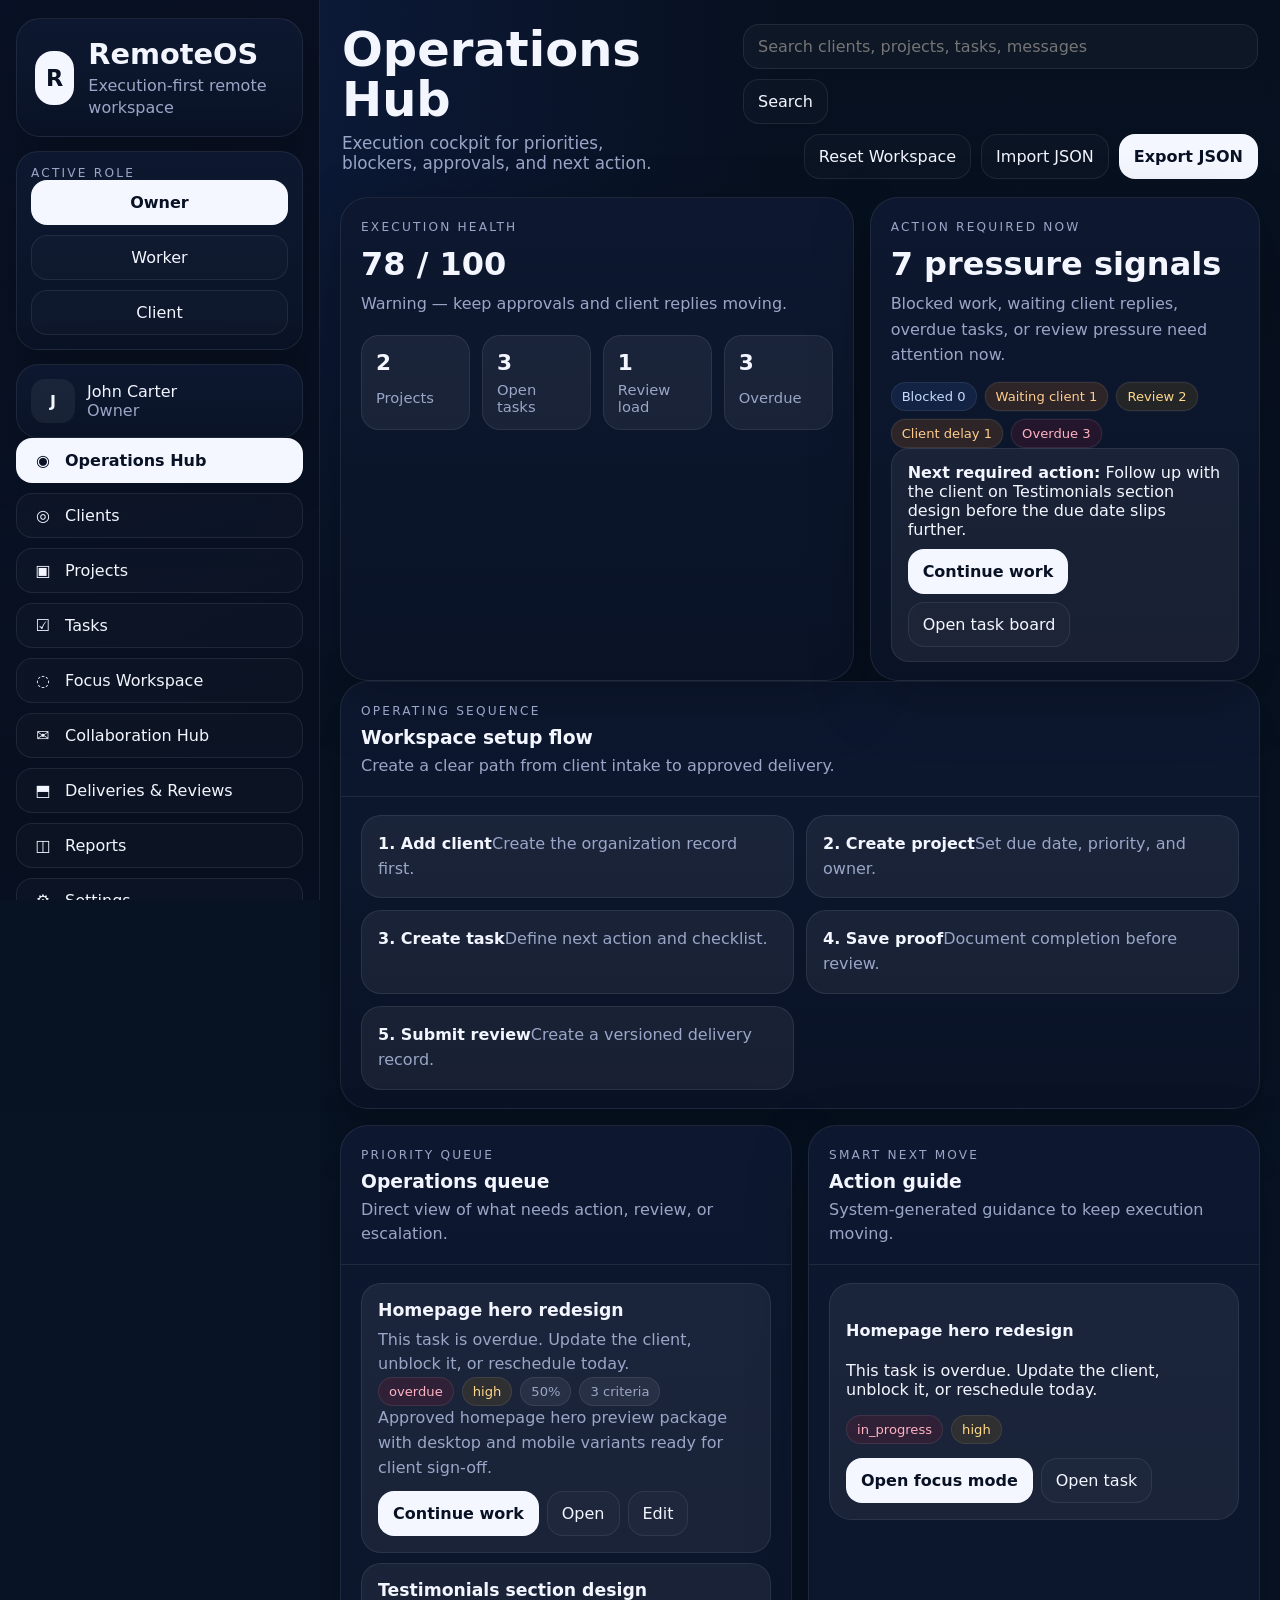
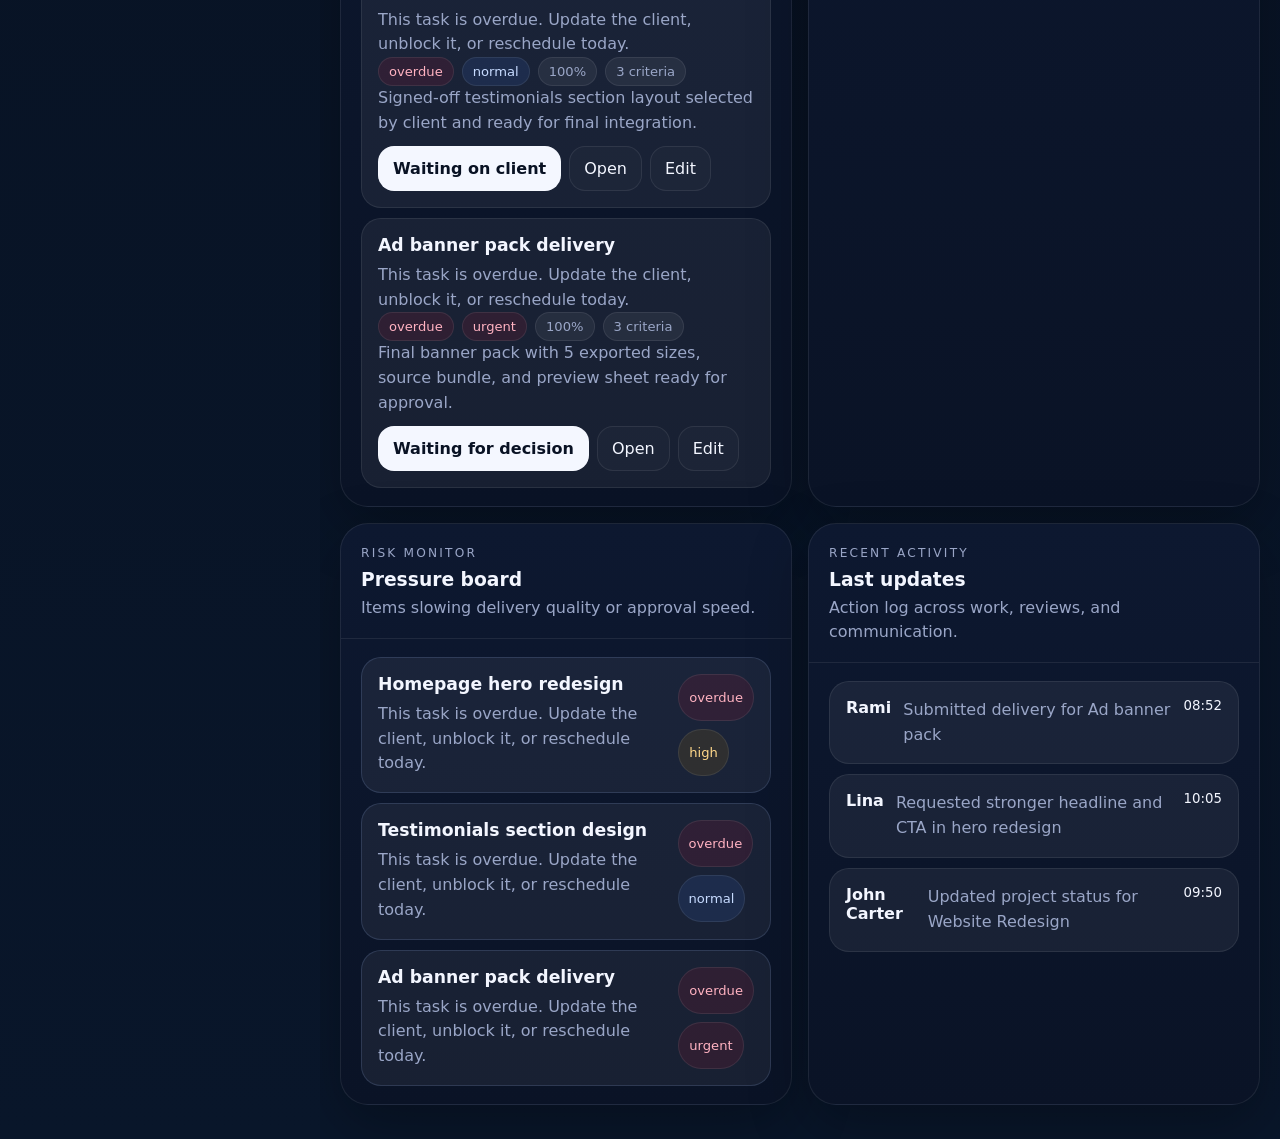
<file: index.html>
<!DOCTYPE html>
<html lang="en">
<head>
  <meta charset="UTF-8" />
  <meta name="viewport" content="width=device-width, initial-scale=1.0" />
  <title>RemoteOS</title>
  <link rel="icon" href="data:," />
  <link rel="alternate icon" href="assets/favicon.svg" type="image/svg+xml" />
  <link rel="stylesheet" href="assets/css/styles.css" />
</head>
<body>
  <div class="app-shell">
    <aside class="sidebar">
      <div class="brand-card">
        <div class="brand-icon">R</div>
        <div><h1>RemoteOS</h1><p>Execution-first remote workspace</p></div>
      </div>
      <section class="side-block">
        <div class="block-label">Active Role</div>
        <div class="role-switches">
          <button class="role-btn" data-role="owner">Owner</button>
          <button class="role-btn" data-role="worker">Worker</button>
          <button class="role-btn" data-role="client">Client</button>
        </div>
      </section>
      <section class="side-block profile-card">
        <div class="avatar">J</div>
        <div><div id="profileName" class="profile-name">John Carter</div><div id="profileRole" class="profile-role">Owner</div></div>
      </section>
      <nav class="nav-block" id="mainNav"></nav>
      <section class="side-block promise">
        <div class="block-label">System Promise</div>
        <h3>Know what matters in 10 seconds</h3>
        <p>Tasks, feedback, review state, blockers, and next action stay inside one offline system.</p>
      </section>
    </aside>
    <main class="main">
      <header class="topbar">
        <div><h2 id="pageTitle">Operations Hub</h2><p id="pageSubtitle">Clear priorities, live status, and next action.</p></div>
        <div class="topbar-actions">
          <div class="search-box">
            <input id="searchInput" type="text" placeholder="Search clients, projects, tasks, messages" />
            <button id="searchBtn" class="ghost-btn">Search</button>
          </div>
          <button id="resetDemoBtn" class="ghost-btn">Reset Workspace</button>
          <button id="importBtn" class="ghost-btn">Import JSON</button>
          <button id="exportBtn" class="primary-btn">Export JSON</button>
        </div>
      </header>
      <section id="searchResults" class="search-results hidden"></section>
      <section id="toast" class="toast hidden"></section>
      <div id="view-root"></div>
    </main>
  </div>
  <input id="importFileInput" type="file" accept="application/json" class="hidden" />
  <script src="assets/js/app.js"></script>
</body>
</html>
</file>
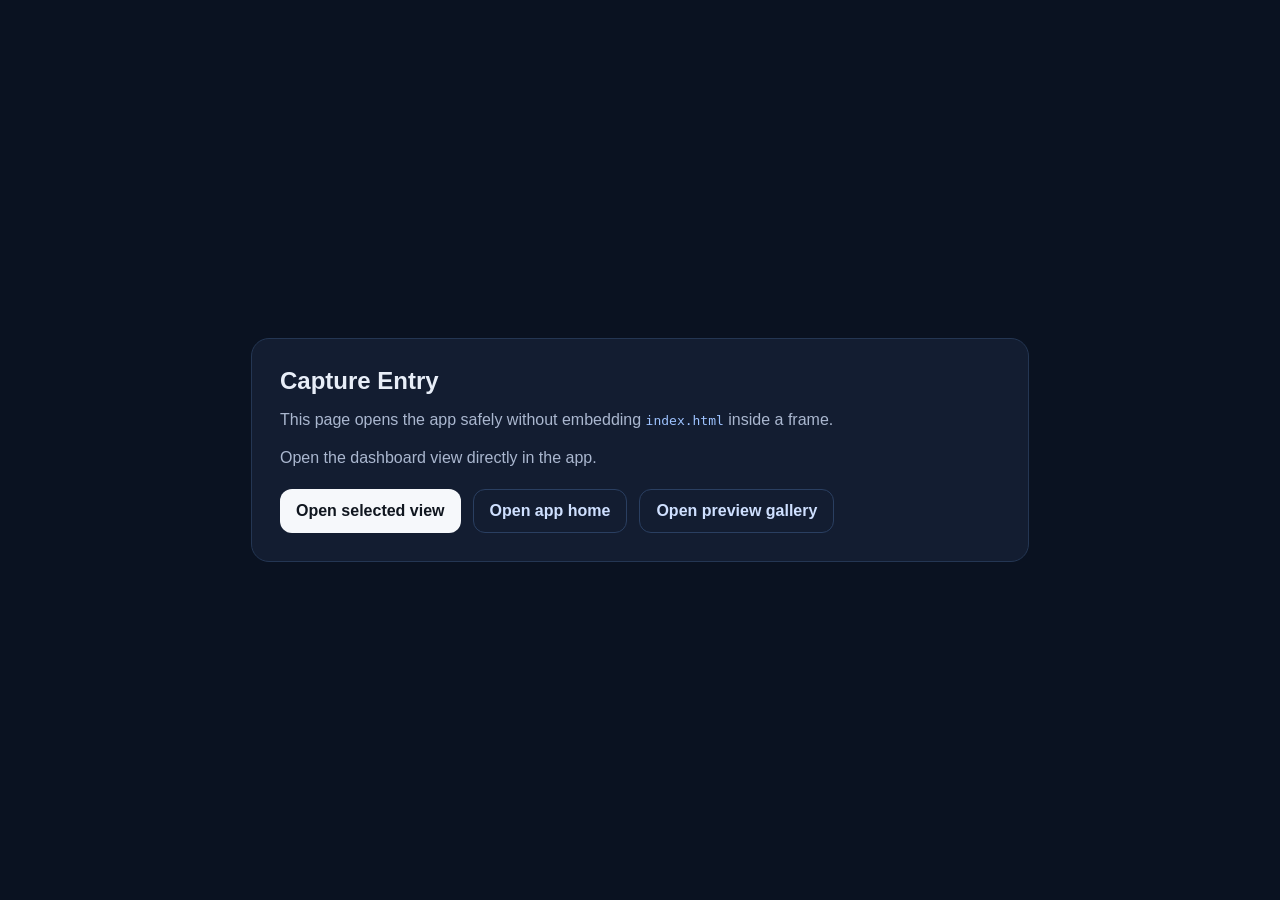
<file: preview/capture.html>
<!DOCTYPE html>
<html lang="en">
<head>
  <meta charset="UTF-8">
  <meta name="viewport" content="width=device-width, initial-scale=1.0">
  <title>RemoteOS  Capture</title>
  <link rel="icon" href="data:," />
  <style>
    body{margin:0;font-family:Arial,Helvetica,sans-serif;background:#0a1221;color:#e8eef8;min-height:100vh;display:flex;align-items:center;justify-content:center;padding:24px;box-sizing:border-box}
    .card{max-width:720px;width:100%;background:#131d31;border:1px solid #243653;border-radius:18px;padding:28px}
    h1,p{margin:0 0 12px}
    p{color:#aab7cf;line-height:1.6}
    .actions{display:flex;gap:12px;flex-wrap:wrap;margin-top:18px}
    a{display:inline-flex;align-items:center;justify-content:center;padding:12px 16px;border-radius:12px;text-decoration:none;font-weight:600}
    .primary{background:#f6f8fb;color:#10161f}
    .ghost{border:1px solid #2a3f61;color:#cfe0ff;background:transparent}
    code{color:#9ec3ff}
  </style>
</head>
<body>
  <section class="card">
    <h1>Capture Entry</h1>
    <p>This page opens the app safely without embedding <code>index.html</code> inside a frame.</p>
    <p id="captureMessage">Open the selected view directly in the app.</p>
    <div class="actions">
      <a id="openSelected" class="primary" href="../index.html">Open selected view</a>
      <a class="ghost" href="../index.html">Open app home</a>
      <a class="ghost" href="./index.html">Open preview gallery</a>
    </div>
  </section>
  <script>
    const params = new URLSearchParams(location.search);
    const targetView = params.get('view') || 'dashboard';
    const openSelected = document.getElementById('openSelected');
    const captureMessage = document.getElementById('captureMessage');
    if(location.protocol === 'file:') {
      openSelected.removeAttribute('href');
      openSelected.setAttribute('aria-disabled', 'true');
      openSelected.style.pointerEvents = 'none';
      openSelected.style.opacity = '0.55';
      captureMessage.textContent = 'Preview capture is disabled in direct desktop mode to prevent local self-load issues.';
    } else {
      openSelected.href = `../index.html#${targetView}`;
      captureMessage.textContent = `Open the ${targetView} view directly in the app.`;
    }
  </script>
</body>
</html>
</file>
<file: assets/css/styles.css>
:root{
  --bg:#07101f;
  --bg2:#09162a;
  --panel:#0d1830;
  --panel2:#0a1326;
  --line:rgba(255,255,255,.08);
  --text:#f3f6ff;
  --muted:#9aa6c7;
  --accent:#f4f7ff;
  --accent-text:#091224;
  --chip:rgba(255,255,255,.06);
  --shadow:0 20px 60px rgba(0,0,0,.28);
}
body[data-theme="light"]{
  --bg:#e7edf8;
  --bg2:#f4f7fc;
  --panel:#ffffff;
  --panel2:#eef3fb;
  --line:rgba(14,30,58,.12);
  --text:#10203d;
  --muted:#5e6f8d;
  --accent:#10203d;
  --accent-text:#ffffff;
  --chip:rgba(16,32,61,.06);
  --shadow:0 16px 40px rgba(22,38,68,.12);
}
*{box-sizing:border-box}
html,body{margin:0;padding:0;min-height:100%}
body{font-family:Inter,system-ui,-apple-system,Segoe UI,Roboto,Arial,sans-serif;background:radial-gradient(circle at top left, rgba(51,102,255,.18), transparent 26%),linear-gradient(180deg,var(--bg) 0%,var(--bg2) 100%);color:var(--text)}
button,input,textarea,select{font:inherit}
button{cursor:pointer}
.hidden{display:none!important}
.app-shell{display:grid;grid-template-columns:320px 1fr;min-height:100vh}
.sidebar{padding:18px 16px;border-right:1px solid var(--line);background:linear-gradient(180deg,rgba(8,15,30,.82),rgba(8,15,30,.58));position:sticky;top:0;height:100vh;overflow:auto}
body[data-theme="light"] .sidebar{background:linear-gradient(180deg,rgba(255,255,255,.9),rgba(248,250,255,.75))}
.main{padding:18px 20px 34px;min-height:100vh;overflow:auto}
.brand-card,.side-block,.panel,.hero-card,.smart-card{background:linear-gradient(180deg,var(--panel),var(--panel2));border:1px solid var(--line);box-shadow:var(--shadow)}
.brand-card{display:flex;gap:14px;align-items:center;padding:18px;border-radius:24px}
.brand-card h1{margin:0;font-size:1.8rem}
.brand-card p{margin:4px 0 0;color:var(--muted);line-height:1.35}
.brand-icon{width:54px;height:54px;border-radius:18px;background:var(--accent);color:var(--accent-text);display:grid;place-items:center;font-weight:800;font-size:1.4rem}
.side-block{margin-top:14px;padding:14px;border-radius:22px}
.block-label,.eyebrow{font-size:.76rem;letter-spacing:.18em;text-transform:uppercase;color:var(--muted)}
.role-switches,.nav-block,.stack,.form-stack{display:grid;gap:10px}
.role-btn,.ghost-btn,.primary-btn,.nav-btn,.list-button{border:1px solid var(--line);background:rgba(255,255,255,.02);color:var(--text);border-radius:16px;padding:12px 14px;transition:.15s ease}
body[data-theme="light"] .role-btn,body[data-theme="light"] .ghost-btn,body[data-theme="light"] .nav-btn,body[data-theme="light"] .list-button{background:rgba(17,29,52,.02)}
.role-btn:hover,.ghost-btn:hover,.nav-btn:hover,.list-button:hover{transform:translateY(-1px);border-color:rgba(122,145,197,.35)}
.primary-btn{background:var(--accent);color:var(--accent-text);font-weight:700}
.role-btn.active,.nav-btn.active,.list-button.active{background:var(--accent);color:var(--accent-text);font-weight:700}
.profile-card{display:flex;align-items:center;gap:12px}.avatar{width:44px;height:44px;border-radius:14px;background:var(--chip);display:grid;place-items:center;font-weight:800}.profile-role{color:var(--muted)}
.nav-btn{display:flex;align-items:center;gap:10px;text-align:left}.nav-icon{width:24px;text-align:center}
.promise h3{margin:8px 0 10px;font-size:1.1rem}.promise p{margin:0;color:var(--muted);line-height:1.6}
.topbar{display:flex;justify-content:space-between;gap:18px;align-items:flex-start;padding:6px 2px 18px}.topbar h2{margin:0;font-size:3rem;line-height:1.05}.topbar p{margin:8px 0 0;color:var(--muted);font-size:1.05rem;max-width:700px}
.topbar-actions{display:flex;gap:10px;flex-wrap:wrap;justify-content:flex-end}.search-box{display:flex;gap:10px;flex-wrap:wrap}.search-box input,.field,.area,.select{min-width:0;width:100%;padding:12px 14px;border-radius:16px;border:1px solid var(--line);background:rgba(255,255,255,.03);color:var(--text);outline:none}
.search-box input{min-width:420px}.area{min-height:118px;resize:vertical}
.field.invalid-field,.area.invalid-field,.select.invalid-field{border-color:rgba(214,72,98,.92)!important;box-shadow:0 0 0 1px rgba(214,72,98,.24)}
.panel{border-radius:28px;overflow:hidden}.compact-panel{padding:14px;border-radius:20px}
.panel-head,.panel-body{padding:18px 20px}.panel-head{display:flex;justify-content:space-between;gap:14px;align-items:flex-start;border-bottom:1px solid var(--line)}.panel-head h3{margin:8px 0 0}.panel-head p{margin:6px 0 0;color:var(--muted);line-height:1.5}.border-top{border-top:1px solid var(--line)}
.hero-grid,.dashboard-grid,.content-grid,.workspace-grid{display:grid;gap:16px}.hero-grid{grid-template-columns:1.25fr .95fr}.dashboard-grid,.content-grid.two-col{grid-template-columns:1fr 1fr}.lower-grid{margin-top:16px}.workspace-grid{grid-template-columns:280px minmax(0,1fr) 300px}.chat-layout{grid-template-columns:290px minmax(0,1fr)}
.hero-card,.smart-card{border-radius:28px}.hero-card h3,.smart-card h3,.project-hero h3,.focus-hero h3{margin:10px 0 8px;font-size:2rem}.hero-card p,.smart-card p,.project-hero p,.focus-hero p{margin:0;color:var(--muted);line-height:1.6}
.kpi-strip{display:grid;grid-template-columns:repeat(4,1fr);gap:12px;margin-top:18px}.project-kpis{margin-top:0}.kpi{padding:14px;border-radius:18px;background:var(--chip);border:1px solid var(--line);display:grid;gap:6px}.kpi strong{font-size:1.35rem}.kpi span{color:var(--muted);font-size:.92rem}
.badges,.inline-actions{display:flex;gap:8px;flex-wrap:wrap}.badge,.muted-chip{display:inline-flex;align-items:center;padding:6px 10px;border-radius:999px;border:1px solid var(--line);font-size:.82rem}.muted-chip{background:var(--chip);color:var(--muted)}
.tone-green{background:rgba(18,113,73,.16);color:#7ce6b5}.tone-red{background:rgba(148,27,53,.18);color:#ffb2c1}.tone-gold{background:rgba(145,107,19,.18);color:#ffd88a}.tone-purple{background:rgba(106,62,174,.18);color:#ddc2ff}.tone-blue{background:rgba(54,95,179,.18);color:#c7dbff}
.info-band{padding:14px 16px;border-radius:18px;background:var(--chip);border:1px solid var(--line);color:var(--text)}
.task-card,.delivery-row,.activity-row,.risk-row,.entity-row,.mini-card,.timeline-row,.message{padding:16px;border-radius:20px;background:var(--chip);border:1px solid var(--line)}
.tasks-page{display:grid;gap:14px}
.tasks-board-panel .panel-head{padding-bottom:14px}
.tasks-board-panel .panel-body{display:grid;gap:12px}
.tasks-support-grid{display:grid;grid-template-columns:minmax(0,1.15fr) minmax(320px,.85fr);gap:16px;align-items:start}
.tasks-summary-panel .grid-columns{grid-template-columns:repeat(4,minmax(0,1fr))}
.task-spotlight .inline-actions{margin-top:4px}
.task-create-panel .panel-head{padding-bottom:14px}
.task-create-panel .panel-head h3{font-size:1.35rem}
.task-create-panel .panel-body{padding-top:16px}
.task-create-form{display:grid;gap:10px}
.task-create-form .area{min-height:90px}
.task-create-meta{display:grid;grid-template-columns:1fr 1fr 1fr;gap:10px}
.kanban-board{display:grid;grid-template-columns:repeat(4,minmax(0,1fr));gap:12px;align-items:start}
.kanban-column{display:flex;flex-direction:column;gap:10px;min-width:0;padding:8px;border-radius:22px;background:rgba(255,255,255,.02);border:1px solid var(--line)}
.kanban-column-head{display:flex;justify-content:space-between;gap:10px;align-items:flex-start;min-width:0}
.kanban-column-head>div{min-width:0}
.kanban-column-head .muted-chip{flex-shrink:0}
.kanban-column-head p,.kanban-card p,.kanban-card small{margin:6px 0 0;color:var(--muted);line-height:1.55;word-break:normal;overflow-wrap:break-word}
.kanban-dropzone{min-height:220px;display:flex;flex-direction:column;gap:8px;align-items:stretch;padding:2px;border-radius:18px;min-width:0;transition:border-color .16s ease, background .16s ease, transform .16s ease}
.kanban-card{position:relative;display:flex;flex-direction:column;gap:8px;min-width:0;width:100%;padding:13px 12px;border-radius:18px;background:var(--chip);border:1px solid var(--line);overflow:hidden;transition:transform .16s ease, border-color .16s ease, box-shadow .16s ease, opacity .16s ease}
.kanban-card>*{min-width:0}
.kanban-card-top{display:flex;gap:8px;align-items:flex-start;min-width:0}
.kanban-card-top h4{flex:1 1 auto;min-width:0}
.kanban-card h4{margin:0;font-size:1rem;line-height:1.4;word-break:normal;overflow-wrap:normal;hyphens:none;display:-webkit-box;-webkit-line-clamp:2;-webkit-box-orient:vertical;overflow:hidden}
.kanban-card-badges{gap:6px;margin-top:2px}
.kanban-card-badges .badge{padding:5px 9px;font-size:.76rem}
.kanban-card-summary{min-height:1.5em;font-size:.93rem;line-height:1.5;display:-webkit-box;-webkit-line-clamp:1;-webkit-box-orient:vertical;overflow:hidden}
.kanban-card .badges,.kanban-card .inline-actions{width:100%;align-items:flex-start}
.kanban-card .compact-actions{margin-top:3px}
.kanban-card-actions{justify-content:space-between;gap:8px}
.kanban-card .primary-btn{flex:1 1 auto;max-width:100%;white-space:nowrap;padding:8px 11px;font-size:.84rem;border-radius:13px}
.kanban-card .ghost-btn{flex:0 0 auto;max-width:100%;white-space:nowrap;padding:7px 10px;font-size:.78rem;border-radius:13px;opacity:.9}
.tasks-board-panel .info-band{padding:10px 12px;background:rgba(255,255,255,.03);border-color:rgba(255,255,255,.06)}
.tasks-board-panel .info-band .inline-actions{margin-top:8px!important}
.kanban-card[draggable="true"]{cursor:grab}
.kanban-card.dragging{opacity:.42;transform:scale(.985);box-shadow:none}
body.drag-active .kanban-card:not(.dragging){transform:none}
.kanban-dropzone.drop-ready{border:1px dashed rgba(122,145,197,.32);background:rgba(255,255,255,.015)}
.kanban-dropzone.drop-active{background:rgba(122,145,197,.08);border:1px solid rgba(122,145,197,.45);transform:translateY(-1px)}
.kanban-empty{display:flex;align-items:center;justify-content:center;min-height:120px;padding:18px 14px;border-radius:16px;border:1px dashed var(--line);color:var(--muted);text-align:center;line-height:1.5}
.task-card h4,.delivery-row h4,.risk-row h4,.entity-row h4{margin:0 0 8px;font-size:1.08rem}.task-card p,.delivery-row p,.risk-row p,.entity-row p,.mini-card span,.activity-row span,.timeline-row span{margin:0;color:var(--muted);line-height:1.55}
.task-card-main,.task-meta-row,.risk-row,.report-row,.activity-row,.timeline-row,.project-hero,.focus-summary,.message small{display:flex;justify-content:space-between;gap:12px}.task-card-main{align-items:flex-start}.task-actions{display:flex;gap:8px}.task-meta-row{flex-wrap:wrap;color:var(--muted);font-size:.94rem;margin-top:12px;padding-top:12px;border-top:1px solid var(--line)}
.list-button{display:grid;gap:6px;text-align:left;width:100%}.side-panel .panel-body{padding-top:16px}.main-panel{min-width:0}
.project-hero,.focus-hero{display:grid;gap:16px}.focus-summary{grid-template-columns:repeat(3,1fr)}
.check-row{display:flex;gap:12px;align-items:flex-start;padding:12px 14px;border-radius:16px;border:1px solid var(--line);background:var(--chip)}
.check-row input{margin-top:2px}
.messages-stack{max-height:560px;overflow:auto}.message.mine{background:var(--accent);color:var(--accent-text)}.message.mine .message-body,.message.mine small{color:var(--accent-text)}.message-body{line-height:1.6}.message small{display:block;margin-top:8px;color:var(--muted)}
.inline-form,.compact-form{display:grid;gap:10px}.compact-form{grid-template-columns:1.2fr 1fr 1fr 1fr 1.5fr auto}.grid-columns{display:grid;gap:12px;grid-template-columns:repeat(2,1fr)}
.report-row{align-items:center;padding:14px 16px;border-radius:18px;background:var(--chip);border:1px solid var(--line)}
.empty-state{padding:28px;border-radius:22px;background:var(--chip);border:1px dashed var(--line);color:var(--muted);text-align:center;line-height:1.6}
.empty-state p{margin:0}
.onboarding-row{align-items:center}
.task-actions{display:flex;gap:8px;flex-wrap:wrap;justify-content:flex-end}
.search-results{margin-bottom:16px}.search-grid{display:grid;grid-template-columns:repeat(4,1fr);gap:12px}.result-item{padding:10px 0;border-top:1px solid var(--line)}.result-item:first-of-type{border-top:none;padding-top:0}
.toast{position:fixed;right:18px;bottom:18px;padding:14px 16px;background:var(--accent);color:var(--accent-text);border-radius:16px;font-weight:700;z-index:30;box-shadow:var(--shadow)}
body[data-density="compact"] .panel-head,body[data-density="compact"] .panel-body{padding:14px 16px}
body[data-density="compact"] .task-card,body[data-density="compact"] .mini-card,body[data-density="compact"] .entity-row,body[data-density="compact"] .message{padding:12px}

.tone-orange{background:rgba(214,118,24,.16);color:#ffcc8e}
body[data-theme="light"] .badge,body[data-theme="light"] .muted-chip{border-color:rgba(14,30,58,.10)}
body[data-theme="light"] .tone-green{background:rgba(25,128,82,.12);color:#166a46}
body[data-theme="light"] .tone-red{background:rgba(196,55,85,.12);color:#a02243}
body[data-theme="light"] .tone-gold{background:rgba(181,126,12,.14);color:#8a6200}
body[data-theme="light"] .tone-purple{background:rgba(123,75,212,.12);color:#6d44ba}
body[data-theme="light"] .tone-blue{background:rgba(52,96,188,.12);color:#234da8}
body[data-theme="light"] .tone-orange{background:rgba(214,118,24,.14);color:#9a5400}
.interactive-card,.decision-card{transition:transform .16s ease, box-shadow .16s ease, border-color .16s ease}
.interactive-card:hover,.decision-card:hover{transform:translateY(-2px);box-shadow:0 18px 38px rgba(0,0,0,.10);border-color:rgba(122,145,197,.35)}
.decision-card{padding:16px;border-radius:22px;background:var(--chip);border:1px solid var(--line);display:grid;gap:14px}
.urgency-row{margin-top:14px}
.pulse{box-shadow:0 0 0 1px rgba(255,255,255,.03), 0 0 0 8px rgba(255,255,255,0)}
.compact-actions{margin-top:10px}
.danger-red,.danger-orange,.danger-gold{border-color:rgba(122,145,197,.22)}
body[data-theme="light"] .sidebar{border-right-color:rgba(14,30,58,.08)}
body[data-theme="light"] .brand-card,body[data-theme="light"] .side-block,body[data-theme="light"] .panel,body[data-theme="light"] .hero-card,body[data-theme="light"] .smart-card{background:linear-gradient(180deg,var(--panel),var(--panel2))}
body[data-theme="light"] .search-box input,body[data-theme="light"] .field,body[data-theme="light"] .area,body[data-theme="light"] .select{background:rgba(255,255,255,.75)}
body[data-theme="light"] .role-btn,body[data-theme="light"] .ghost-btn,body[data-theme="light"] .nav-btn,body[data-theme="light"] .list-button{background:rgba(255,255,255,.66)}
body[data-theme="light"] .topbar h2{color:#0d1d39}
@media (max-width:1400px){.workspace-grid{grid-template-columns:260px minmax(0,1fr)}.workspace-grid>.side-panel:last-child{display:none}.search-grid{grid-template-columns:repeat(2,1fr)}.tasks-support-grid{grid-template-columns:1fr}.tasks-summary-panel .grid-columns{grid-template-columns:repeat(2,minmax(0,1fr))}}
@media (max-width:1200px){.app-shell{grid-template-columns:1fr}.sidebar{position:relative;height:auto}.main{min-height:auto}.hero-grid,.dashboard-grid,.content-grid.two-col,.workspace-grid,.compact-form,.kpi-strip,.grid-columns,.focus-summary,.search-grid,.kanban-board,.tasks-support-grid,.task-create-meta{grid-template-columns:1fr}.topbar{flex-direction:column}.search-box input{min-width:0}.task-card-main,.task-meta-row,.report-row,.activity-row,.timeline-row,.kanban-card-top,.kanban-column-head{flex-direction:column}.chat-layout{grid-template-columns:1fr}}


button:disabled{opacity:.45;cursor:not-allowed;transform:none!important}
button:disabled:hover{transform:none;border-color:var(--line)}
.selected-card{outline:1px solid rgba(122,145,197,.45);background:rgba(122,145,197,.08)}
.review-grid{display:grid;grid-template-columns:repeat(2,1fr);gap:12px}
.single-friendly{grid-template-columns:repeat(auto-fit,minmax(220px,1fr))}
.compact-list{gap:10px}
.modal-overlay{position:fixed;inset:0;background:rgba(3,8,18,.7);display:grid;place-items:center;padding:20px;z-index:60}
.modal-card{width:min(760px,100%);max-height:min(88vh,920px);overflow:auto;border-radius:28px}
body[data-theme="light"] .modal-overlay{background:rgba(16,24,39,.28)}
@media (max-width:1200px){.review-grid{grid-template-columns:1fr}}
</file>
